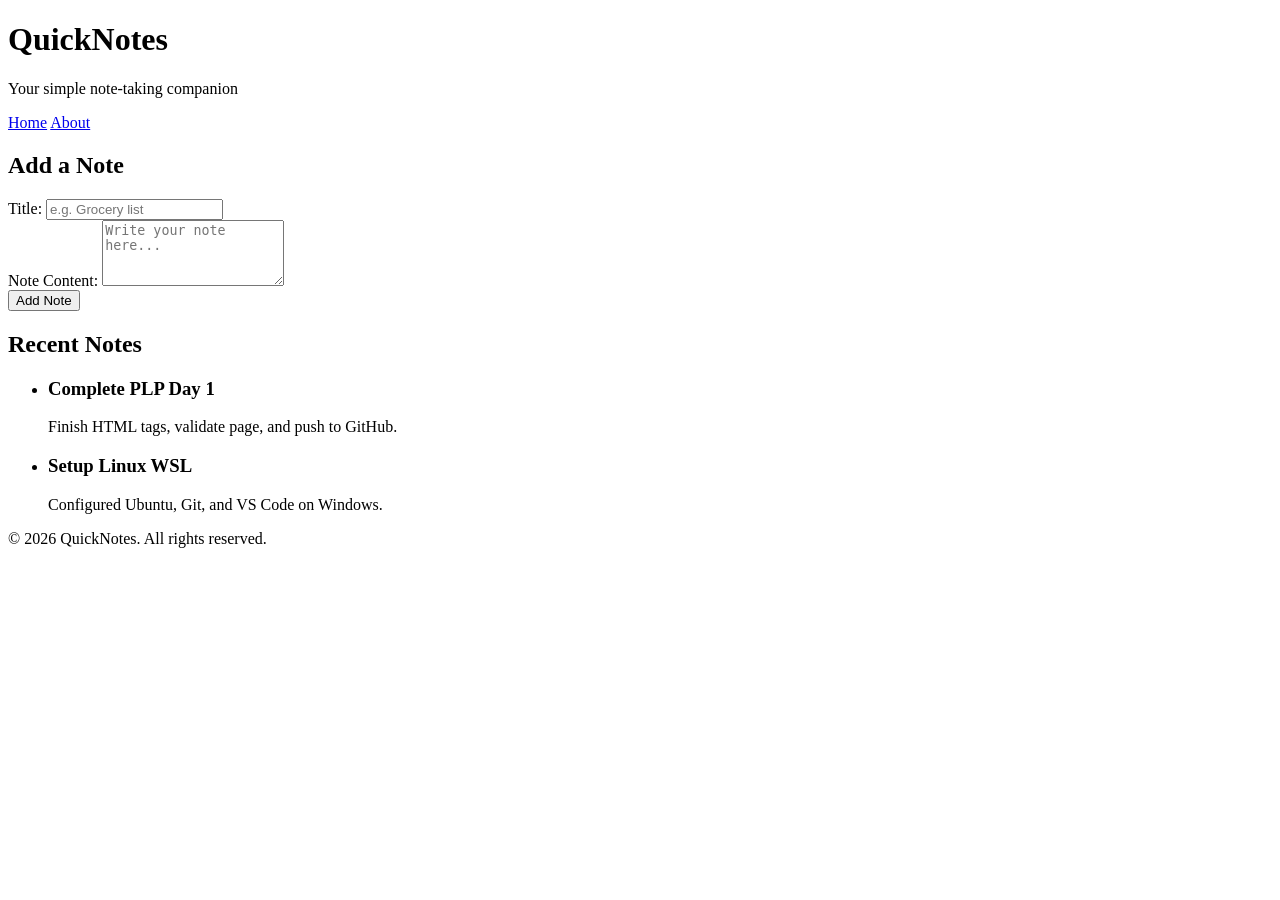
<file: day1/index.html>
<!doctype html>
<html lang="en">
  <head>
    <meta charset="UTF-8" />
    <meta name="viewport" content="width=device-width, initial-scale=1.0" />
    <title>QuickNotes - Home</title>
  </head>
  <body>
    <header>
      <h1>QuickNotes</h1>
      <p>Your simple note-taking companion</p>
      <nav>
        <a href="index.html">Home</a>
        <a href="about.html">About</a>
      </nav>
    </header>

    <main>
      <section>
        <h2>Add a Note</h2>
        <form action="#" method="POST">
          <div>
            <label for="note-title">Title:</label>
            <input
              type="text"
              id="note-title"
              name="note-title"
              placeholder="e.g. Grocery list"
              required
            />
          </div>
          <div>
            <label for="note-content">Note Content:</label>
            <textarea
              id="note-content"
              name="note-content"
              rows="4"
              placeholder="Write your note here..."
              required
            ></textarea>
          </div>
          <button type="submit">Add Note</button>
        </form>
      </section>

      <section>
        <h2>Recent Notes</h2>
        <ul>
          <li>
            <h3>Complete PLP Day 1</h3>
            <p>Finish HTML tags, validate page, and push to GitHub.</p>
          </li>
          <li>
            <h3>Setup Linux WSL</h3>
            <p>Configured Ubuntu, Git, and VS Code on Windows.</p>
          </li>
        </ul>
      </section>
    </main>

    <footer>
      <p>&copy; 2026 QuickNotes. All rights reserved.</p>
    </footer>
  </body>
</html>
</file>
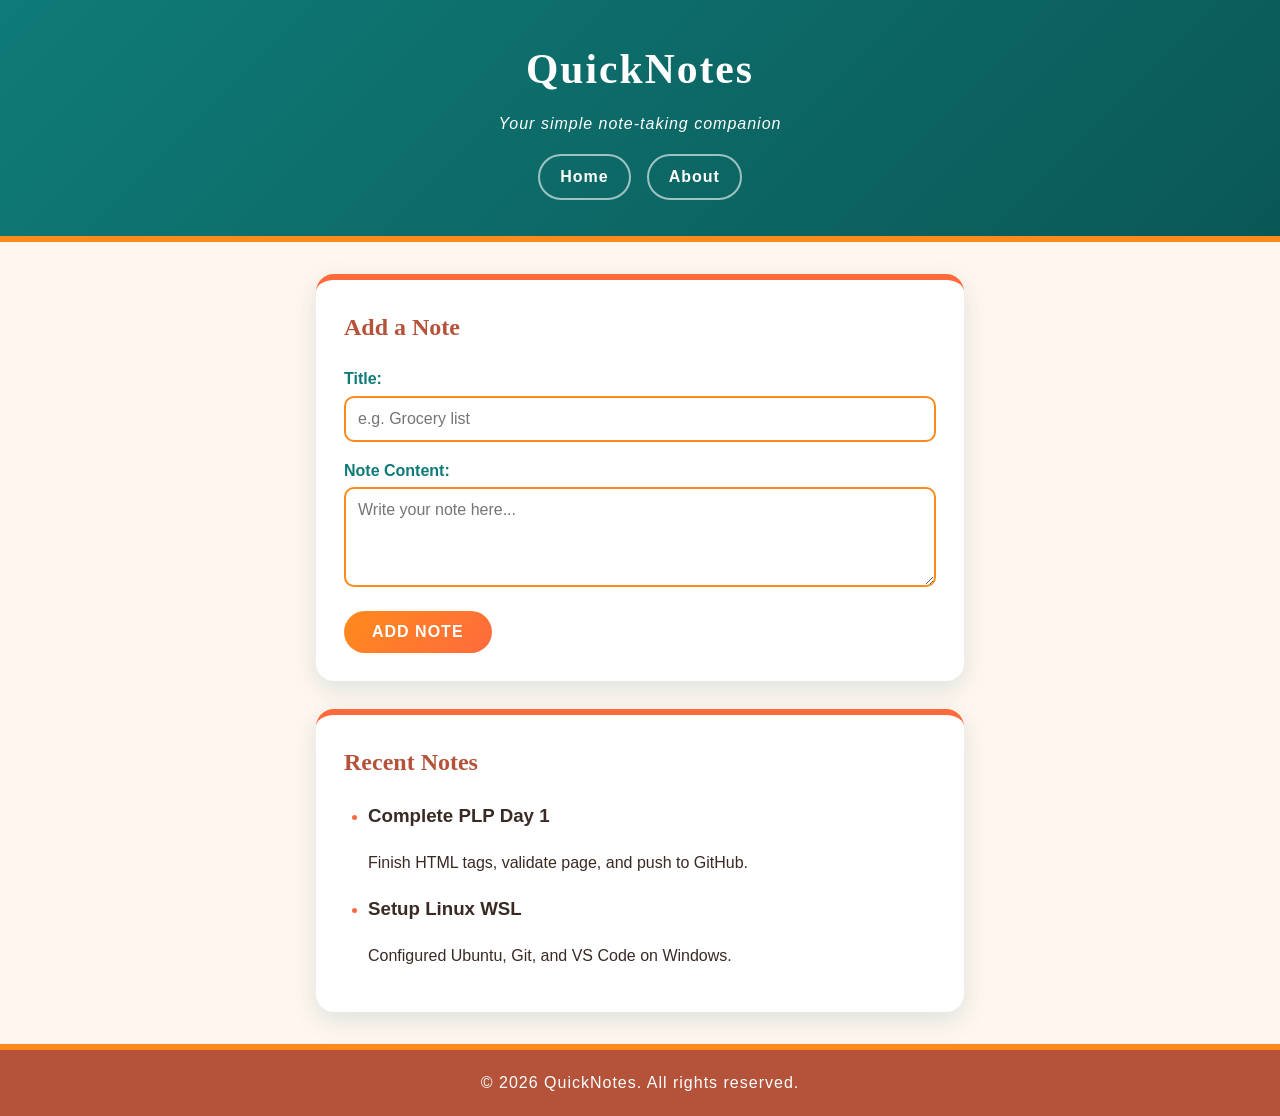
<file: day2/index.html>
<!doctype html>
<html lang="en">
  <head>
    <meta charset="UTF-8" />
    <meta name="viewport" content="width=device-width, initial-scale=1.0" />
    <title>QuickNotes - Home</title>
    <link rel="stylesheet" href="style.css" />
  </head>
  <body>
    <header>
      <h1>QuickNotes</h1>
      <p>Your simple note-taking companion</p>
      <nav>
        <a href="index.html">Home</a>
        <a href="about.html">About</a>
      </nav>
    </header>

    <main>
      <section>
        <h2>Add a Note</h2>
        <form id="note-form" action="#" method="POST">
          <div>
            <label for="note-title">Title:</label>
            <input
              type="text"
              id="note-title"
              name="note-title"
              placeholder="e.g. Grocery list"
              required
            />
          </div>
          <div>
            <label for="note-content">Note Content:</label>
            <textarea
              id="note-content"
              name="note-content"
              rows="4"
              placeholder="Write your note here..."
              required
            ></textarea>
          </div>
          <button type="submit">Add Note</button>
        </form>
      </section>

      <section>
        <h2>Recent Notes</h2>
        <ul id="notes-list">
          <li class="note">
            <h3>Complete PLP Day 1</h3>
            <p>Finish HTML tags, validate page, and push to GitHub.</p>
          </li>
          <li class="note">
            <h3>Setup Linux WSL</h3>
            <p>Configured Ubuntu, Git, and VS Code on Windows.</p>
          </li>
        </ul>
      </section>
    </main>

    <footer>
      <p>&copy; 2026 QuickNotes. All rights reserved.</p>
    </footer>
  </body>
</html>
</file>
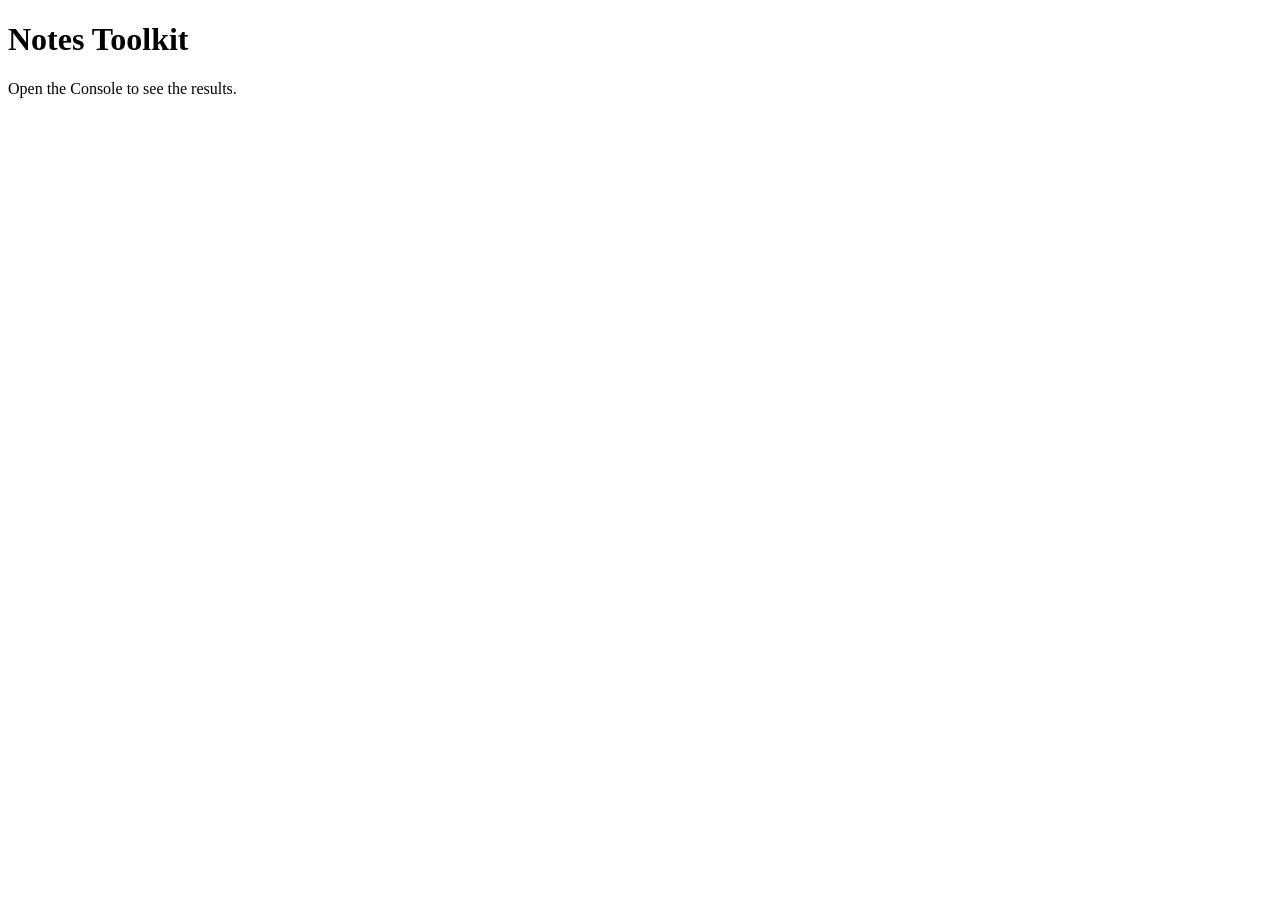
<file: day3/index.html>
<!doctype html>
<html lang="en">
  <head>
    <meta charset="UTF-8" />
    <meta name="viewport" content="width=device-width, initial-scale=1.0" />
    <title>Notes Toolkit</title>
    <script src="script.js" defer></script>
  </head>
  <body>
    <h1>Notes Toolkit</h1>
    <p>Open the Console to see the results.</p>
  </body>
</html>
</file>
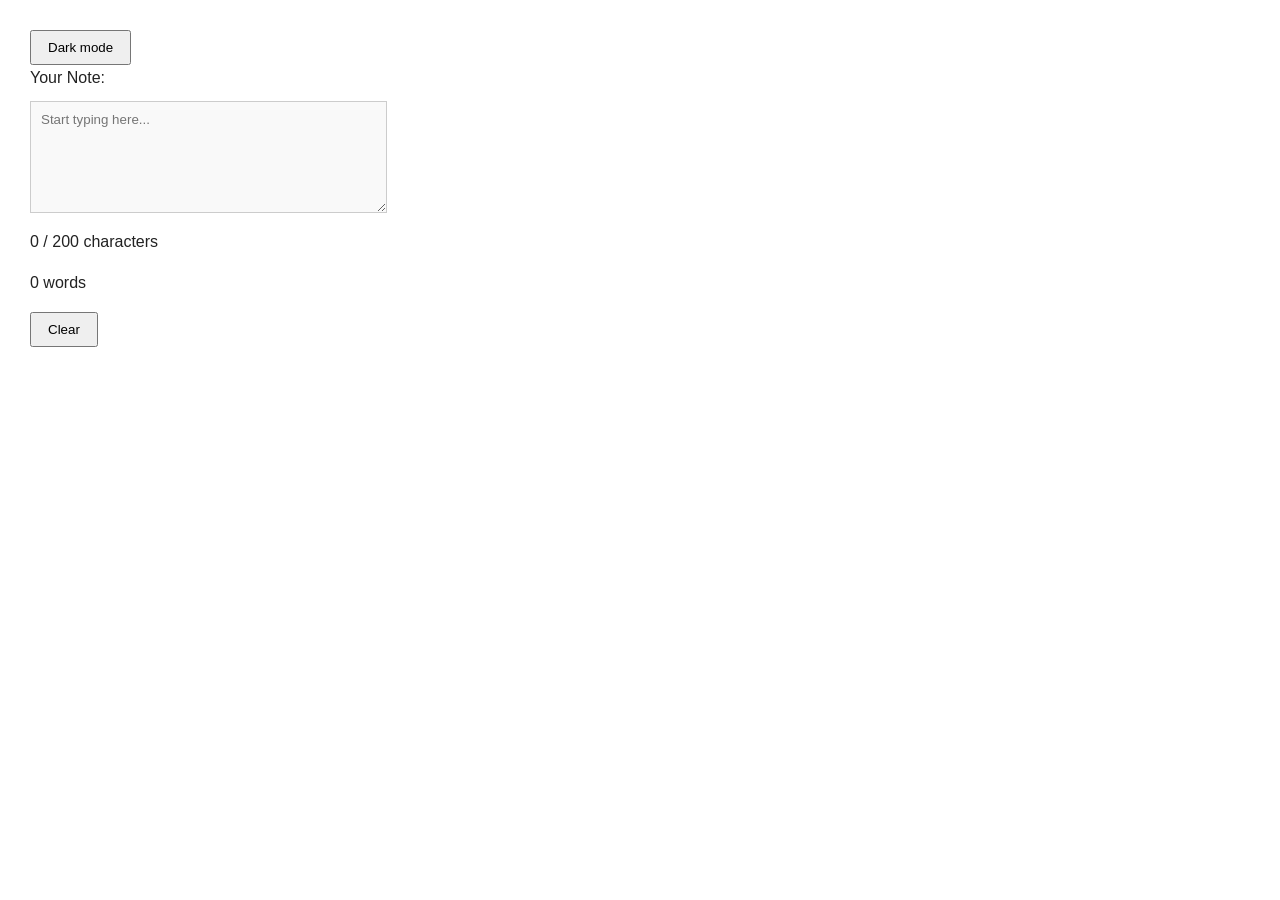
<file: day4/index.html>
<!doctype html>
<html lang="en">
  <head>
    <meta charset="UTF-8" />
    <meta name="viewport" content="width=device-width, initial-scale=1.0" />
    <title>Day 4 - Note App</title>

    <!-- 1. Link stylesheet -->
    <link rel="stylesheet" href="style.css" />

    <!-- 2. Link JavaScript with defer -->
    <script src="script.js" defer></script>
  </head>
  <body>
    <!-- Theme toggle button -->
    <button id="theme-toggle">Dark mode</button>

    <!-- Label and textarea -->
    <div>
      <label for="note-text">Your Note:</label>
      <textarea
        id="note-text"
        rows="6"
        cols="40"
        placeholder="Start typing here..."
      ></textarea>
    </div>

    <!-- Counters -->
    <p id="char-count">0 / 200 characters</p>
    <p id="word-count">0 words</p>

    <!-- Clear button -->
    <button id="clear-btn">Clear</button>
  </body>
</html>
</file>
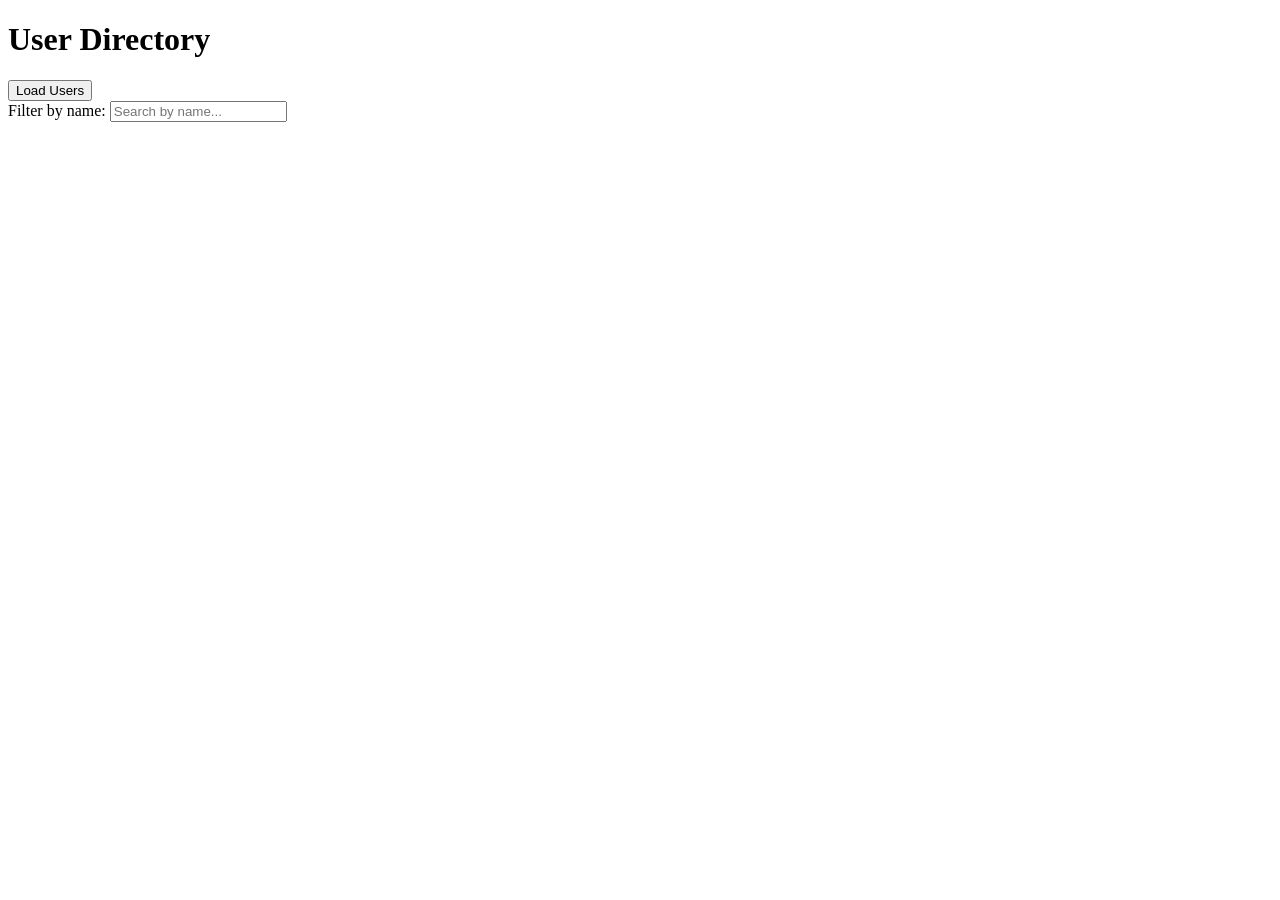
<file: day5/index.html>
<!doctype html>
<html lang="en">
  <head>
    <meta charset="UTF-8" />
    <meta name="viewport" content="width=device-width, initial-scale=1.0" />
    <title>User Directory & Filter</title>
    <script src="users.js" defer></script>
  </head>
  <body>
    <h1>User Directory</h1>

    <!-- 1. Load Button -->
    <button id="load-users">Load Users</button>

    <!-- 2. Labelled Filter Input -->
    <div>
      <label for="filter-input">Filter by name:</label>
      <input id="filter-input" type="text" placeholder="Search by name..." />
    </div>

    <!-- 3. Status Paragraph -->
    <p id="status"></p>

    <!-- 4. Empty Users List -->
    <ul id="users-list"></ul>
  </body>
</html>
</file>
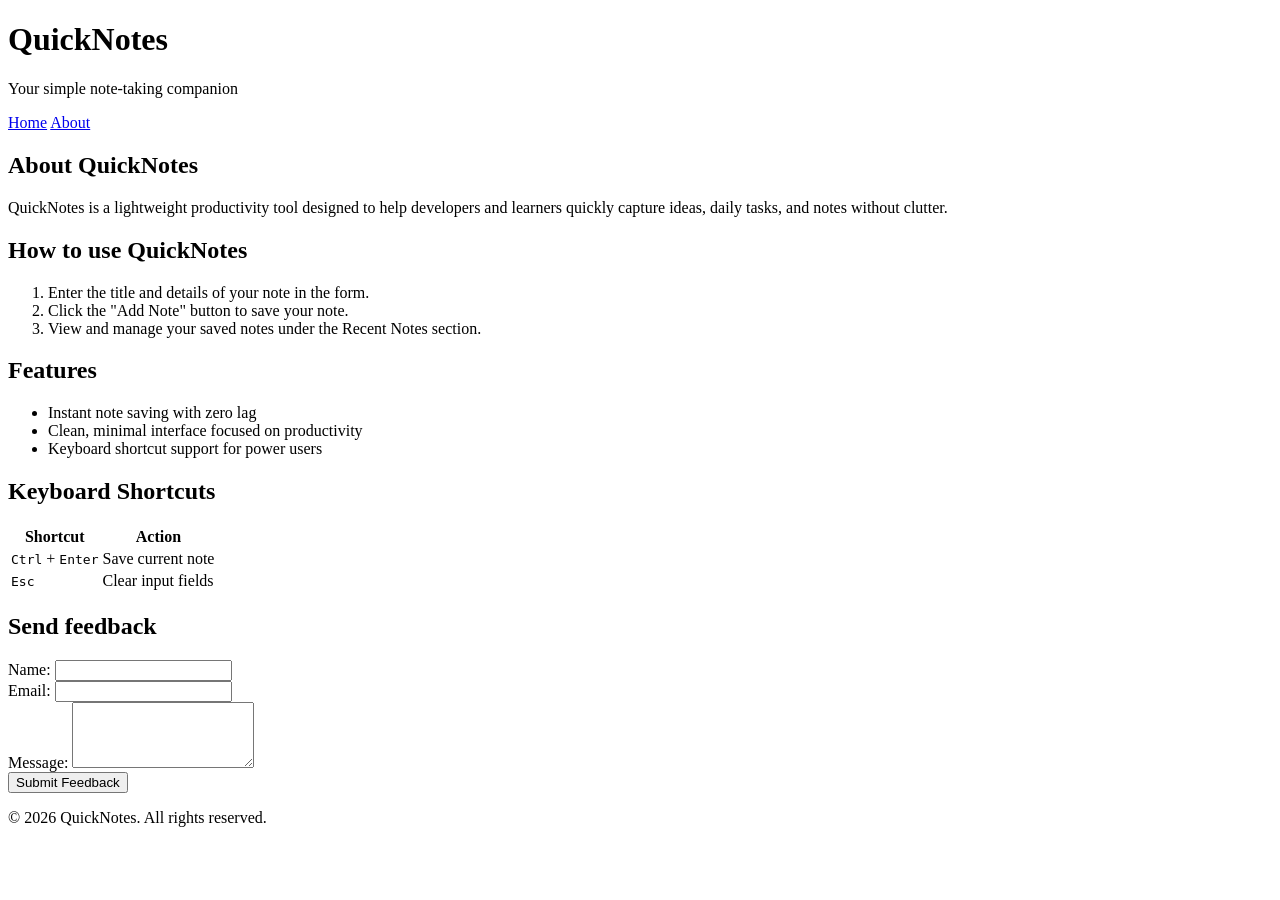
<file: day1/about.html>
<!doctype html>
<html lang="en">
  <head>
    <meta charset="UTF-8" />
    <meta name="viewport" content="width=device-width, initial-scale=1.0" />
    <title>QuickNotes - About</title>
  </head>
  <body>
    <!-- Matching Header & Navigation -->
    <header>
      <h1>QuickNotes</h1>
      <p>Your simple note-taking companion</p>
      <nav>
        <a href="index.html">Home</a>
        <a href="about.html">About</a>
      </nav>
    </header>

    <main>
      <!-- Section 1: Introduction -->
      <section>
        <h2>About QuickNotes</h2>
        <p>
          QuickNotes is a lightweight productivity tool designed to help
          developers and learners quickly capture ideas, daily tasks, and notes
          without clutter.
        </p>
      </section>

      <!-- Section 2: How to use (Ordered List with at least 3 steps) -->
      <section>
        <h2>How to use QuickNotes</h2>
        <ol>
          <li>Enter the title and details of your note in the form.</li>
          <li>Click the "Add Note" button to save your note.</li>
          <li>
            View and manage your saved notes under the Recent Notes section.
          </li>
        </ol>
      </section>

      <!-- Section 3: Features (Unordered List) -->
      <section>
        <h2>Features</h2>
        <ul>
          <li>Instant note saving with zero lag</li>
          <li>Clean, minimal interface focused on productivity</li>
          <li>Keyboard shortcut support for power users</li>
        </ul>
      </section>

      <!-- Section 4: Keyboard Shortcuts Table -->
      <section>
        <h2>Keyboard Shortcuts</h2>
        <table>
          <thead>
            <tr>
              <th>Shortcut</th>
              <th>Action</th>
            </tr>
          </thead>
          <tbody>
            <tr>
              <td><kbd>Ctrl</kbd> + <kbd>Enter</kbd></td>
              <td>Save current note</td>
            </tr>
            <tr>
              <td><kbd>Esc</kbd></td>
              <td>Clear input fields</td>
            </tr>
          </tbody>
        </table>
      </section>

      <!-- Section 5: Send Feedback Form -->
      <section>
        <h2>Send feedback</h2>
        <form action="#" method="POST">
          <div>
            <label for="feedback-name">Name:</label>
            <input
              type="text"
              id="feedback-name"
              name="feedback-name"
              required
            />
          </div>

          <div>
            <label for="feedback-email">Email:</label>
            <input
              type="email"
              id="feedback-email"
              name="feedback-email"
              required
            />
          </div>

          <div>
            <label for="feedback-message">Message:</label>
            <textarea
              id="feedback-message"
              name="feedback-message"
              rows="4"
              required
            ></textarea>
          </div>

          <button type="submit">Submit Feedback</button>
        </form>
      </section>
    </main>

    <!-- Matching Footer -->
    <footer>
      <p>&copy; 2026 QuickNotes. All rights reserved.</p>
    </footer>
  </body>
</html>
</file>
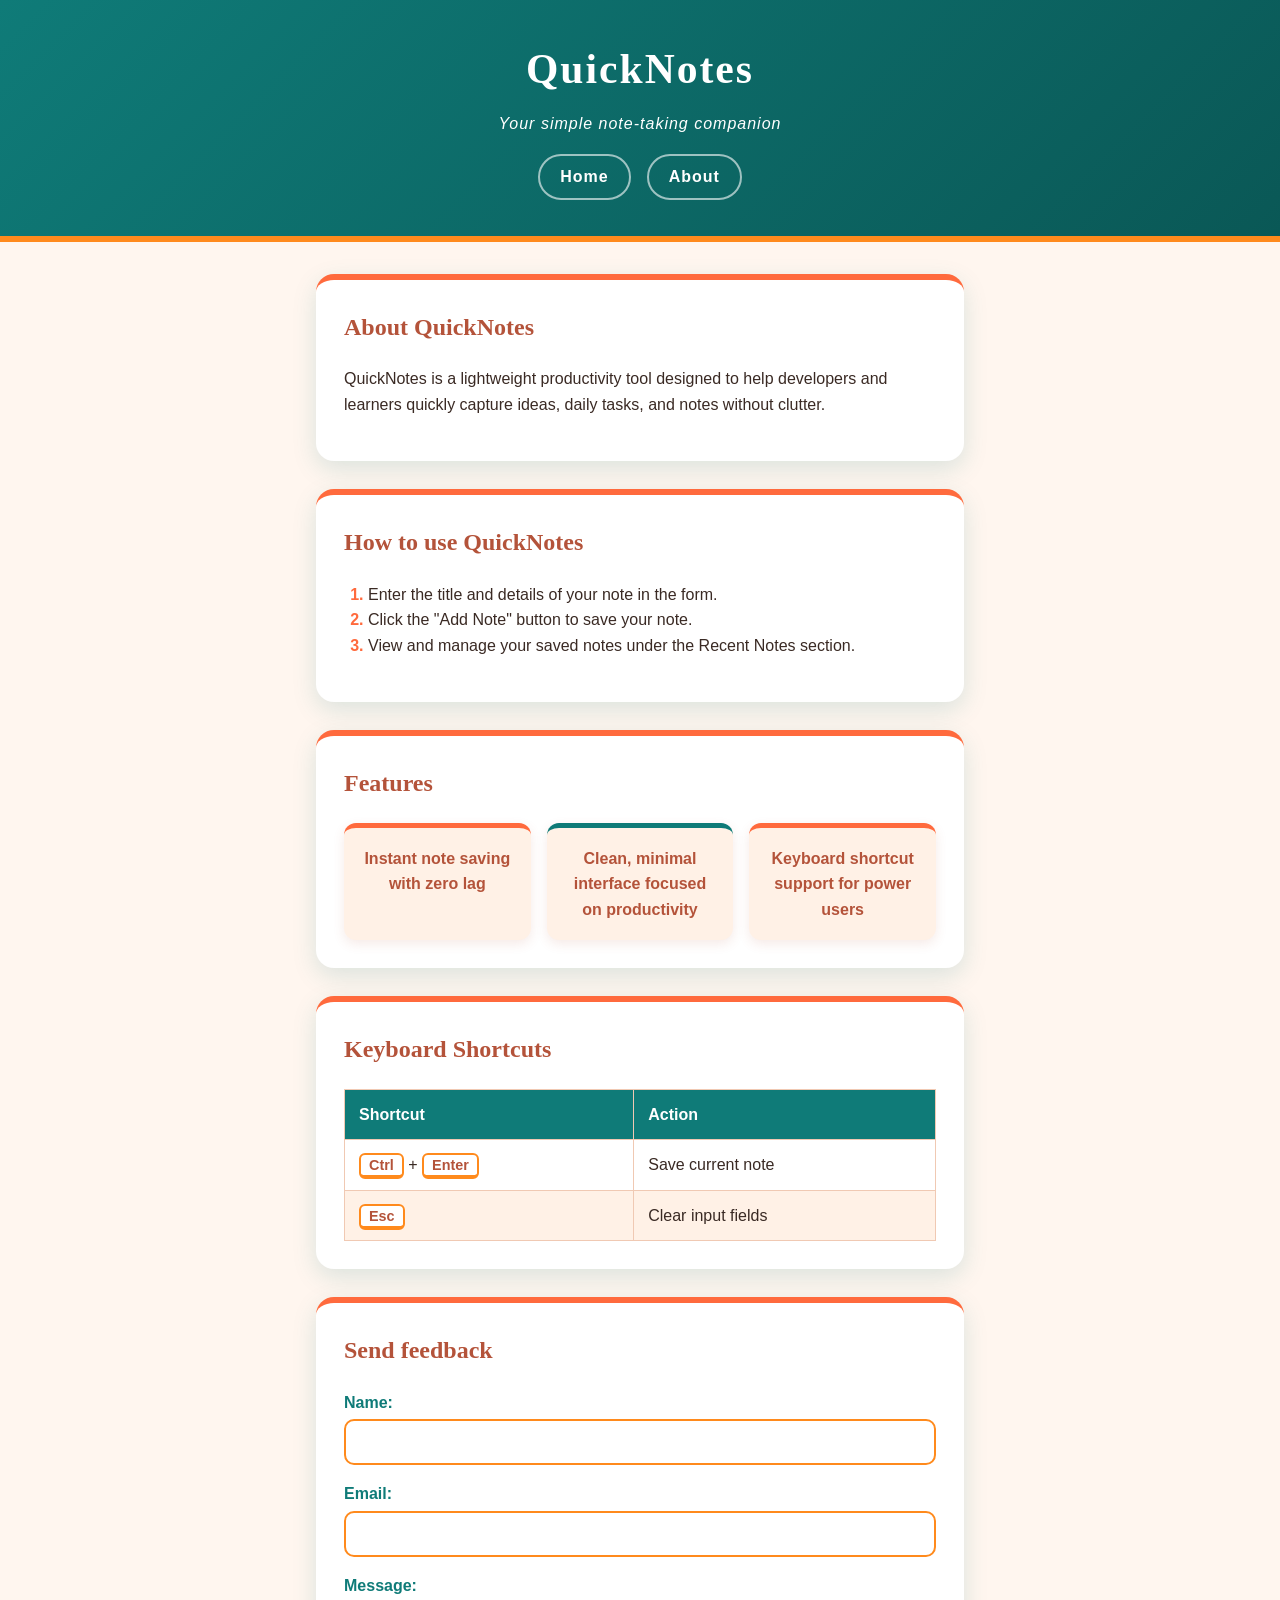
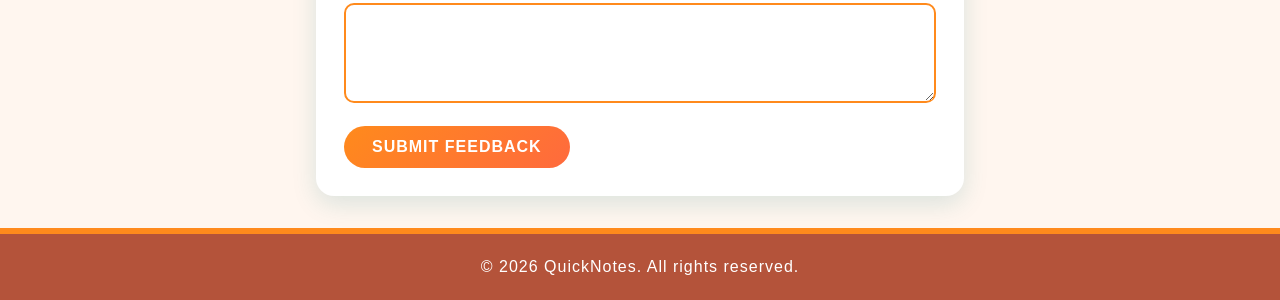
<file: day2/about.html>
<!doctype html>
<html lang="en">
  <head>
    <meta charset="UTF-8" />
    <meta name="viewport" content="width=device-width, initial-scale=1.0" />
    <title>QuickNotes - About</title>
    <link rel="stylesheet" href="style.css" />
  </head>
  <body>
    <!-- Matching Header & Navigation -->
    <header>
      <h1>QuickNotes</h1>
      <p>Your simple note-taking companion</p>
      <nav>
        <a href="index.html">Home</a>
        <a href="about.html">About</a>
      </nav>
    </header>

    <main>
      <!-- Section 1: Introduction -->
      <section>
        <h2>About QuickNotes</h2>
        <p>
          QuickNotes is a lightweight productivity tool designed to help
          developers and learners quickly capture ideas, daily tasks, and notes
          without clutter.
        </p>
      </section>

      <!-- Section 2: How to use (Ordered List with at least 3 steps) -->
      <section>
        <h2>How to use QuickNotes</h2>
        <ol>
          <li>Enter the title and details of your note in the form.</li>
          <li>Click the "Add Note" button to save your note.</li>
          <li>
            View and manage your saved notes under the Recent Notes section.
          </li>
        </ol>
      </section>

      <!-- Section 3: Features (Unordered List) -->
      <section>
        <h2>Features</h2>
        <ul class="features">
          <li>Instant note saving with zero lag</li>
          <li>Clean, minimal interface focused on productivity</li>
          <li>Keyboard shortcut support for power users</li>
        </ul>
      </section>

      <!-- Section 4: Keyboard Shortcuts Table -->
      <section>
        <h2>Keyboard Shortcuts</h2>
        <table>
          <thead>
            <tr>
              <th>Shortcut</th>
              <th>Action</th>
            </tr>
          </thead>
          <tbody>
            <tr>
              <td><kbd>Ctrl</kbd> + <kbd>Enter</kbd></td>
              <td>Save current note</td>
            </tr>
            <tr>
              <td><kbd>Esc</kbd></td>
              <td>Clear input fields</td>
            </tr>
          </tbody>
        </table>
      </section>

      <!-- Section 5: Send Feedback Form -->
      <section>
        <h2>Send feedback</h2>
        <form id="feedback-form" action="#" method="POST">
          <div>
            <label for="feedback-name">Name:</label>
            <input
              type="text"
              id="feedback-name"
              name="feedback-name"
              required
            />
          </div>

          <div>
            <label for="feedback-email">Email:</label>
            <input
              type="email"
              id="feedback-email"
              name="feedback-email"
              required
            />
          </div>

          <div>
            <label for="feedback-message">Message:</label>
            <textarea
              id="feedback-message"
              name="feedback-message"
              rows="4"
              required
            ></textarea>
          </div>

          <button type="submit">Submit Feedback</button>
        </form>
      </section>
    </main>

    <!-- Matching Footer -->
    <footer>
      <p>&copy; 2026 QuickNotes. All rights reserved.</p>
    </footer>
  </body>
</html>
</file>
<file: day2/style.css>
/* 1. Theme colours and base styles */
:root {
  --teal: #0f7b78;
  --teal-dark: #0a5856;
  --clay: #b4533a;
  --tangerine: #ff8a1c;
  --persimmon: #ff6a3d;
  --white: #ffffff;
  --cream: #fff6ef;
  --peach: #fff1e6;
}

*,
*::before,
*::after {
  box-sizing: border-box;
}

body {
  margin: 0;
  font-family: "Segoe UI", Arial, sans-serif;
  background-color: var(--cream);
  color: #3a2a24;
  line-height: 1.6;
}

/* 2. Header */
header {
  background: linear-gradient(135deg, var(--teal), var(--teal-dark));
  color: var(--white);
  text-align: center;
  padding: 36px 16px;
  border-bottom: 6px solid var(--tangerine);
}

header h1 {
  margin: 0;
  font-family: Georgia, "Times New Roman", serif;
  font-size: 2.6rem;
  letter-spacing: 2px;
}

header p {
  margin: 8px 0 0;
  font-style: italic;
  letter-spacing: 1px;
}

/* 3. Navigation */
header nav {
  margin-top: 18px;
  display: flex;
  justify-content: center;
  flex-wrap: wrap;
  gap: 16px;
}

header nav a {
  color: var(--white);
  text-decoration: none;
  font-weight: bold;
  letter-spacing: 1px;
  padding: 8px 20px;
  border: 2px solid rgba(255, 255, 255, 0.6);
  border-radius: 999px;
  transition:
    background-color 0.3s,
    border-color 0.3s,
    transform 0.3s;
}

header nav a:hover {
  background-color: var(--tangerine);
  border-color: var(--tangerine);
  transform: translateY(-2px);
}

/* 4. Centred content and cards */
main {
  max-width: 680px;
  margin: 32px auto;
  padding: 0 16px;
}

section {
  background: var(--white);
  padding: 28px;
  border-radius: 18px;
  margin-bottom: 28px;
  border-top: 6px solid var(--persimmon);
  box-shadow: 0 8px 24px rgba(15, 123, 120, 0.15);
}

section h2 {
  margin-top: 0;
  font-family: Georgia, "Times New Roman", serif;
  color: var(--clay);
}

/* 5. Forms */
#note-form,
#feedback-form {
  display: flex;
  flex-direction: column;
  gap: 16px;
}

#note-form label,
#feedback-form label {
  display: block;
  font-weight: bold;
  color: var(--teal);
  margin-bottom: 4px;
}

#note-title,
#note-content,
#feedback-name,
#feedback-email,
#feedback-message {
  width: 100%;
  padding: 12px;
  border: 2px solid var(--tangerine);
  border-radius: 10px;
  font-size: 1rem;
  font-family: inherit;
}

#note-title:focus,
#note-content:focus,
#feedback-name:focus,
#feedback-email:focus,
#feedback-message:focus {
  outline: none;
  border-color: var(--persimmon);
  box-shadow: 0 0 0 4px rgba(255, 106, 61, 0.25);
}

button {
  align-self: flex-start;
  background: linear-gradient(135deg, var(--tangerine), var(--persimmon));
  color: var(--white);
  border: none;
  padding: 12px 28px;
  border-radius: 999px;
  font-size: 1rem;
  font-weight: bold;
  letter-spacing: 1px;
  text-transform: uppercase;
  cursor: pointer;
  transition:
    transform 0.2s,
    background 0.2s;
}

button:hover {
  background: var(--clay);
  transform: translateY(-2px);
}

/* 6. Features grid */
.features {
  list-style: none;
  padding: 0;
  margin: 0;
  display: grid;
  grid-template-columns: repeat(auto-fit, minmax(180px, 1fr));
  gap: 16px;
}

.features li {
  background-color: var(--peach);
  border-top: 5px solid var(--persimmon);
  border-radius: 12px;
  padding: 18px 16px;
  font-weight: 600;
  color: var(--clay);
  text-align: center;
  box-shadow: 0 4px 12px rgba(180, 83, 58, 0.12);
}

.features li:nth-child(even) {
  border-top-color: var(--teal);
}

/* 7. About page: lists, table, keys */
section ol,
section ul {
  padding-left: 24px;
}

section li::marker {
  color: var(--persimmon);
  font-weight: bold;
}

table {
  width: 100%;
  border-collapse: collapse;
}

th,
td {
  border: 1px solid #f0c9b3;
  padding: 12px 14px;
}

th {
  background-color: var(--teal);
  color: var(--white);
  text-align: left;
}

tbody tr:nth-child(even) {
  background-color: var(--peach);
}

kbd {
  background-color: var(--white);
  color: var(--clay);
  font-family: inherit;
  font-weight: bold;
  font-size: 0.9rem;
  padding: 2px 8px;
  border: 2px solid var(--tangerine);
  border-bottom-width: 4px;
  border-radius: 6px;
}

/* 8. Footer */
footer {
  background-color: var(--clay);
  color: var(--white);
  text-align: center;
  padding: 20px 16px;
  border-top: 6px solid var(--tangerine);
}

footer p {
  margin: 0;
  letter-spacing: 1px;
}

/* 9. Phones */
@media (max-width: 600px) {
  header {
    padding: 20px 12px;
  }

  header h1 {
    font-size: 1.8rem;
  }

  section {
    padding: 18px;
  }

  button {
    width: 100%;
  }

  th,
  td {
    padding: 10px 8px;
  }
}
</file>
<file: day4/style.css>
/* 1. Light theme (default) CSS variables */
:root {
  --bg-color: #ffffff;
  --text-color: #222222;
  --textarea-bg: #f9f9f9;
  --border-color: #cccccc;
}

/* 2. Dark theme overrides (only redefine variables!) */
body.dark {
  --bg-color: #1e1e2f;
  --text-color: #f5f5f5;
  --textarea-bg: #2d2d44;
  --border-color: #4f4f6f;
}

/* 3. Apply variables to the page */
body {
  background-color: var(--bg-color);
  color: var(--text-color);
  font-family: Arial, sans-serif;
  margin: 30px;
  line-height: 1.6;
}

textarea {
  background-color: var(--textarea-bg);
  color: var(--text-color);
  border: 1px solid var(--border-color);
  display: block;
  margin: 10px 0;
  padding: 10px;
  font-family: inherit;
}

button {
  padding: 8px 16px;
  cursor: pointer;
  margin-right: 5px;
}

/* 4. Character limit status classes */
.warning {
  color: orange;
}

.over {
  color: red;
  font-weight: bold;
}
</file>
